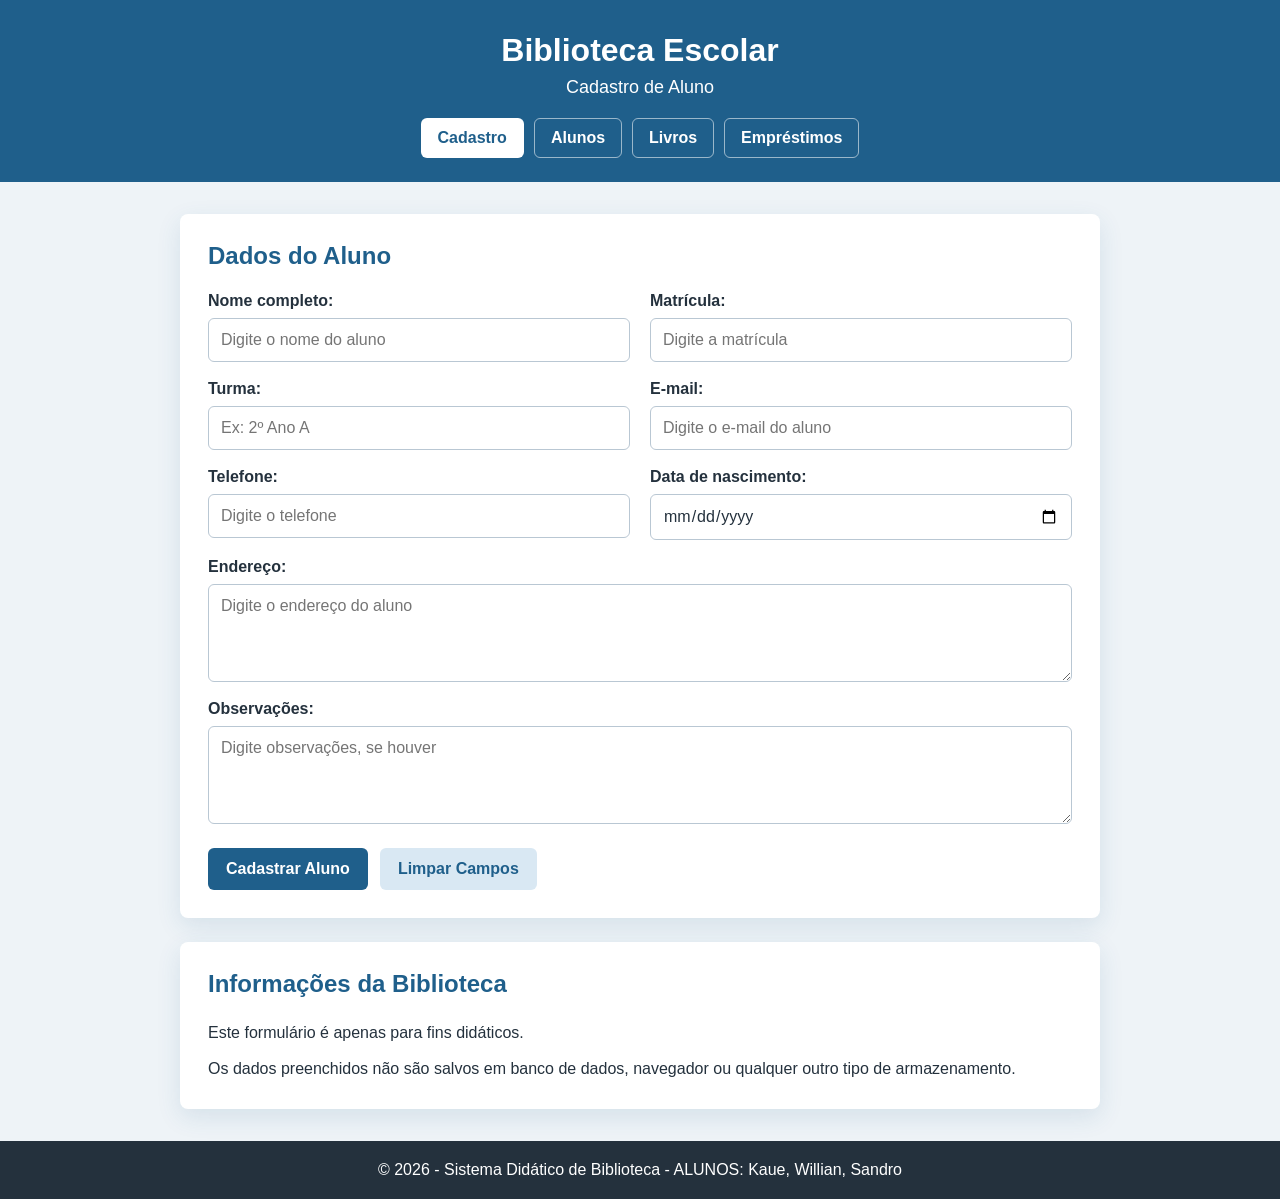
<file: index.html>
<!DOCTYPE html>
<html lang="pt-BR">
<head>
  <meta charset="UTF-8">
  <meta name="viewport" content="width=device-width, initial-scale=1.0">
  <title>Biblioteca - Cadastro de Aluno</title>
  <link rel="stylesheet" href="style.css">
</head>
<body>
  <header>
    <h1>Biblioteca Escolar</h1>
    <p>Cadastro de Aluno</p>
    <nav class="menu">
      <a href="index.html" class="ativo">Cadastro</a>
      <a href="alunos.html">Alunos</a>
      <a href="livros.html">Livros</a>
      <a href="emprestimos.html">Empréstimos</a>
    </nav>
  </header>

  <main>
    <section class="formulario">
      <h2>Dados do Aluno</h2>

      <form action="#" method="post">
        <div class="campo">
          <label for="nome">Nome completo:</label>
          <input type="text" id="nome" name="nome" placeholder="Digite o nome do aluno" required>
        </div>

        <div class="campo">
          <label for="matricula">Matrícula:</label>
          <input type="text" id="matricula" name="matricula" placeholder="Digite a matrícula" required>
        </div>

        <div class="campo">
          <label for="turma">Turma:</label>
          <input type="text" id="turma" name="turma" placeholder="Ex: 2º Ano A" required>
        </div>

        <div class="campo">
          <label for="email">E-mail:</label>
          <input type="email" id="email" name="email" placeholder="Digite o e-mail do aluno">
        </div>

        <div class="campo">
          <label for="telefone">Telefone:</label>
          <input type="tel" id="telefone" name="telefone" placeholder="Digite o telefone">
        </div>

        <div class="campo">
          <label for="data-nascimento">Data de nascimento:</label>
          <input type="date" id="data-nascimento" name="data-nascimento">
        </div>

        <div class="campo campo-completo">
          <label for="endereco">Endereço:</label>
          <textarea id="endereco" name="endereco" rows="4" placeholder="Digite o endereço do aluno"></textarea>
        </div>

        <div class="campo campo-completo">
          <label for="observacoes">Observações:</label>
          <textarea id="observacoes" name="observacoes" rows="4" placeholder="Digite observações, se houver"></textarea>
        </div>

        <div class="acoes">
          <button type="submit">Cadastrar Aluno</button>
          <button type="reset" class="botao-secundario">Limpar Campos</button>
        </div>
      </form>
    </section>

    <section class="informacoes">
      <h2>Informações da Biblioteca</h2>
      <p>Este formulário é apenas para fins didáticos.</p>
      <p>Os dados preenchidos não são salvos em banco de dados, navegador ou qualquer outro tipo de armazenamento.</p>
    </section>
  </main>

  <footer>
    <p>&copy; 2026 - Sistema Didático de Biblioteca - ALUNOS: Kaue, Willian, Sandro</p>
  </footer>

  <script src="script.js"></script>
</body>
</html>
</file>
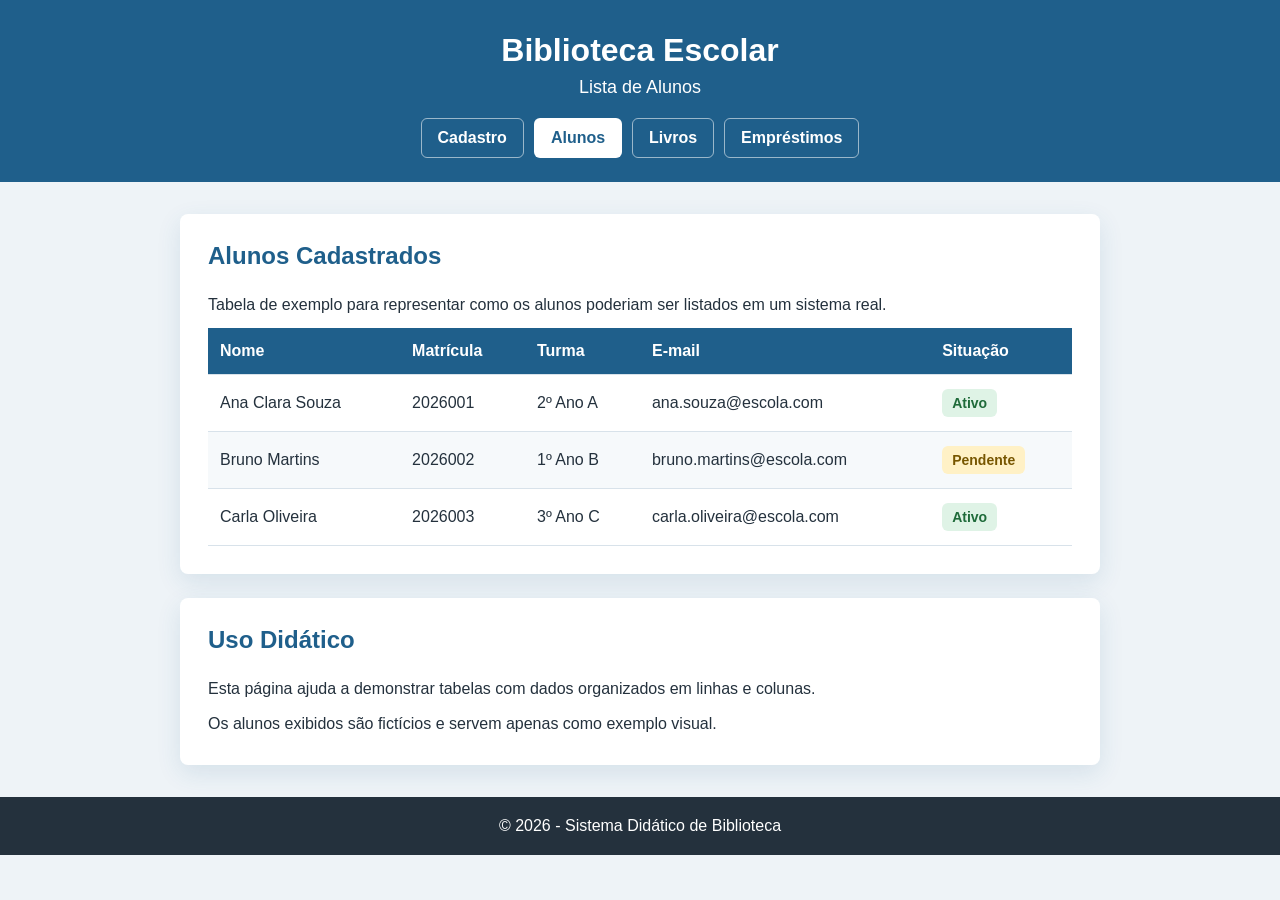
<file: alunos.html>
<!DOCTYPE html>
<html lang="pt-BR">
<head>
  <meta charset="UTF-8">
  <meta name="viewport" content="width=device-width, initial-scale=1.0">
  <title>Biblioteca - Alunos</title>
  <link rel="stylesheet" href="style.css">
</head>
<body>
  <header>
    <h1>Biblioteca Escolar</h1>
    <p>Lista de Alunos</p>
    <nav class="menu">
      <a href="index.html">Cadastro</a>
      <a href="alunos.html" class="ativo">Alunos</a>
      <a href="livros.html">Livros</a>
      <a href="emprestimos.html">Empréstimos</a>
    </nav>
  </header>

  <main>
    <section>
      <h2>Alunos Cadastrados</h2>
      <p class="texto-apoio">Tabela de exemplo para representar como os alunos poderiam ser listados em um sistema real.</p>

      <div class="tabela-responsiva">
        <table>
          <thead>
            <tr>
              <th>Nome</th>
              <th>Matrícula</th>
              <th>Turma</th>
              <th>E-mail</th>
              <th>Situação</th>
            </tr>
          </thead>
          <tbody>
            <tr>
              <td>Ana Clara Souza</td>
              <td>2026001</td>
              <td>2º Ano A</td>
              <td>ana.souza@escola.com</td>
              <td><span class="status disponivel">Ativo</span></td>
            </tr>
            <tr>
              <td>Bruno Martins</td>
              <td>2026002</td>
              <td>1º Ano B</td>
              <td>bruno.martins@escola.com</td>
              <td><span class="status reservado">Pendente</span></td>
            </tr>
            <tr>
              <td>Carla Oliveira</td>
              <td>2026003</td>
              <td>3º Ano C</td>
              <td>carla.oliveira@escola.com</td>
              <td><span class="status disponivel">Ativo</span></td>
            </tr>
          </tbody>
        </table>
      </div>
    </section>

    <section class="informacoes">
      <h2>Uso Didático</h2>
      <p>Esta página ajuda a demonstrar tabelas com dados organizados em linhas e colunas.</p>
      <p>Os alunos exibidos são fictícios e servem apenas como exemplo visual.</p>
    </section>
  </main>

  <footer>
    <p>&copy; 2026 - Sistema Didático de Biblioteca</p>
  </footer>
</body>
</html>
</file>
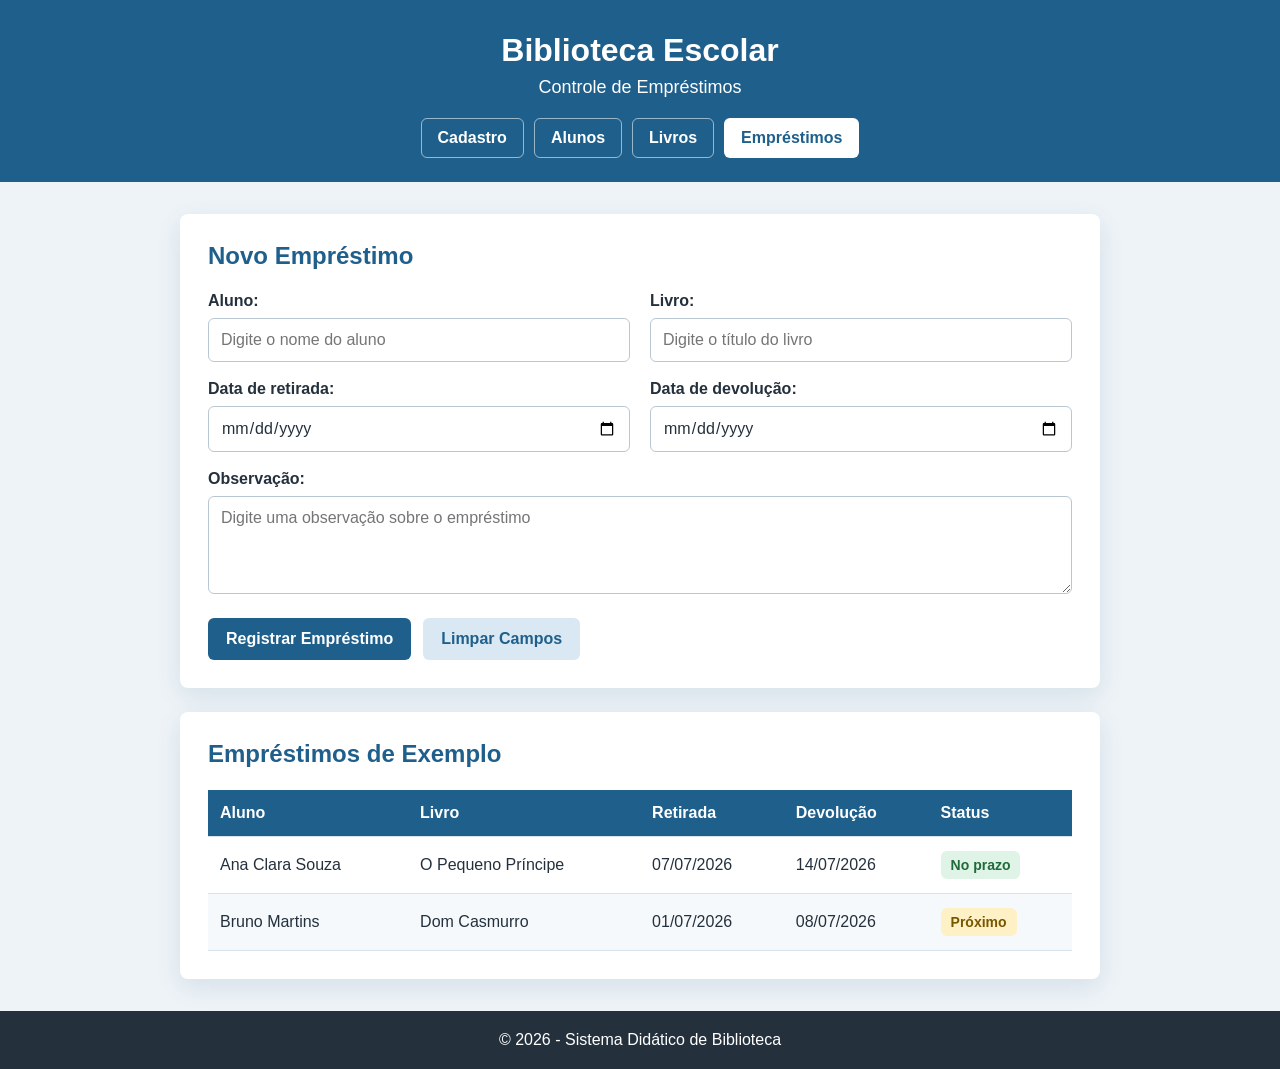
<file: emprestimos.html>
<!DOCTYPE html>
<html lang="pt-BR">
<head>
  <meta charset="UTF-8">
  <meta name="viewport" content="width=device-width, initial-scale=1.0">
  <title>Biblioteca - Empréstimos</title>
  <link rel="stylesheet" href="style.css">
</head>
<body>
  <header>
    <h1>Biblioteca Escolar</h1>
    <p>Controle de Empréstimos</p>
    <nav class="menu">
      <a href="index.html">Cadastro</a>
      <a href="alunos.html">Alunos</a>
      <a href="livros.html">Livros</a>
      <a href="emprestimos.html" class="ativo">Empréstimos</a>
    </nav>
  </header>

  <main>
    <section class="formulario">
      <h2>Novo Empréstimo</h2>

      <form action="#" method="post">
        <div class="campo">
          <label for="aluno">Aluno:</label>
          <input type="text" id="aluno" name="aluno" placeholder="Digite o nome do aluno" required>
        </div>

        <div class="campo">
          <label for="livro">Livro:</label>
          <input type="text" id="livro" name="livro" placeholder="Digite o título do livro" required>
        </div>

        <div class="campo">
          <label for="retirada">Data de retirada:</label>
          <input type="date" id="retirada" name="retirada" required>
        </div>

        <div class="campo">
          <label for="devolucao">Data de devolução:</label>
          <input type="date" id="devolucao" name="devolucao" required>
        </div>

        <div class="campo campo-completo">
          <label for="observacao-emprestimo">Observação:</label>
          <textarea id="observacao-emprestimo" name="observacao-emprestimo" rows="4" placeholder="Digite uma observação sobre o empréstimo"></textarea>
        </div>

        <div class="acoes">
          <button type="submit">Registrar Empréstimo</button>
          <button type="reset" class="botao-secundario">Limpar Campos</button>
        </div>
      </form>
    </section>

    <section>
      <h2>Empréstimos de Exemplo</h2>
      <div class="tabela-responsiva">
        <table>
          <thead>
            <tr>
              <th>Aluno</th>
              <th>Livro</th>
              <th>Retirada</th>
              <th>Devolução</th>
              <th>Status</th>
            </tr>
          </thead>
          <tbody>
            <tr>
              <td>Ana Clara Souza</td>
              <td>O Pequeno Príncipe</td>
              <td>07/07/2026</td>
              <td>14/07/2026</td>
              <td><span class="status disponivel">No prazo</span></td>
            </tr>
            <tr>
              <td>Bruno Martins</td>
              <td>Dom Casmurro</td>
              <td>01/07/2026</td>
              <td>08/07/2026</td>
              <td><span class="status reservado">Próximo</span></td>
            </tr>
          </tbody>
        </table>
      </div>
    </section>
  </main>

  <footer>
    <p>&copy; 2026 - Sistema Didático de Biblioteca</p>
  </footer>
</body>
</html>
</file>
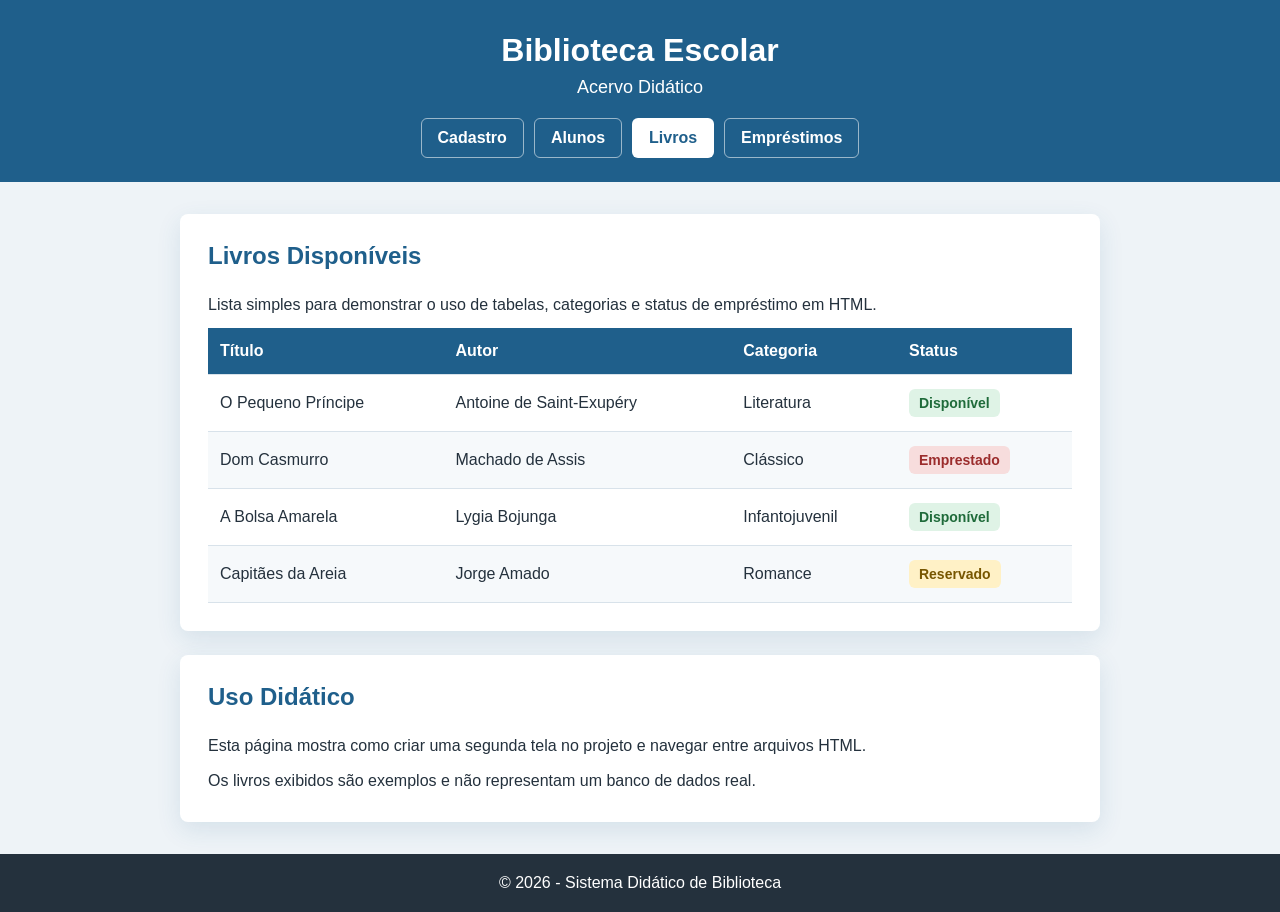
<file: livros.html>
<!DOCTYPE html>
<html lang="pt-BR">
<head>
  <meta charset="UTF-8">
  <meta name="viewport" content="width=device-width, initial-scale=1.0">
  <title>Biblioteca - Livros</title>
  <link rel="stylesheet" href="style.css">
</head>
<body>
  <header>
    <h1>Biblioteca Escolar</h1>
    <p>Acervo Didático</p>
    <nav class="menu">
      <a href="index.html">Cadastro</a>
      <a href="alunos.html">Alunos</a>
      <a href="livros.html" class="ativo">Livros</a>
      <a href="emprestimos.html">Empréstimos</a>
    </nav>
  </header>

  <main>
    <section>
      <h2>Livros Disponíveis</h2>
      <p class="texto-apoio">Lista simples para demonstrar o uso de tabelas, categorias e status de empréstimo em HTML.</p>

      <div class="tabela-responsiva">
        <table>
          <thead>
            <tr>
              <th>Título</th>
              <th>Autor</th>
              <th>Categoria</th>
              <th>Status</th>
            </tr>
          </thead>
          <tbody>
            <tr>
              <td>O Pequeno Príncipe</td>
              <td>Antoine de Saint-Exupéry</td>
              <td>Literatura</td>
              <td><span class="status disponivel">Disponível</span></td>
            </tr>
            <tr>
              <td>Dom Casmurro</td>
              <td>Machado de Assis</td>
              <td>Clássico</td>
              <td><span class="status emprestado">Emprestado</span></td>
            </tr>
            <tr>
              <td>A Bolsa Amarela</td>
              <td>Lygia Bojunga</td>
              <td>Infantojuvenil</td>
              <td><span class="status disponivel">Disponível</span></td>
            </tr>
            <tr>
              <td>Capitães da Areia</td>
              <td>Jorge Amado</td>
              <td>Romance</td>
              <td><span class="status reservado">Reservado</span></td>
            </tr>
          </tbody>
        </table>
      </div>
    </section>

    <section class="informacoes">
      <h2>Uso Didático</h2>
      <p>Esta página mostra como criar uma segunda tela no projeto e navegar entre arquivos HTML.</p>
      <p>Os livros exibidos são exemplos e não representam um banco de dados real.</p>
    </section>
  </main>

  <footer>
    <p>&copy; 2026 - Sistema Didático de Biblioteca</p>
  </footer>
</body>
</html>
</file>
<file: style.css>
* {
  box-sizing: border-box;
}

body {
  margin: 0;
  min-height: 100vh;
  font-family: Arial, Helvetica, sans-serif;
  color: #24313d;
  background: #eef3f7;
}

header {
  padding: 32px 20px 24px;
  text-align: center;
  color: #ffffff;
  background: #1f5f8b;
}

header h1 {
  margin: 0 0 8px;
  font-size: 32px;
}

header p {
  margin: 0;
  font-size: 18px;
}

.menu {
  display: flex;
  justify-content: center;
  flex-wrap: wrap;
  gap: 10px;
  margin-top: 20px;
}

.menu a {
  padding: 10px 16px;
  border: 1px solid rgba(255, 255, 255, 0.55);
  border-radius: 6px;
  color: #ffffff;
  font-weight: 700;
  text-decoration: none;
}

.menu a:hover,
.menu .ativo {
  color: #1f5f8b;
  background: #ffffff;
}

main {
  width: min(920px, calc(100% - 32px));
  margin: 32px auto;
}

section {
  margin-bottom: 24px;
  padding: 28px;
  border-radius: 8px;
  background: #ffffff;
  box-shadow: 0 8px 24px rgba(31, 95, 139, 0.12);
}

h2 {
  margin: 0 0 22px;
  color: #1f5f8b;
  font-size: 24px;
}

form {
  display: grid;
  grid-template-columns: repeat(2, minmax(0, 1fr));
  gap: 18px 20px;
}

.campo {
  display: flex;
  flex-direction: column;
  gap: 8px;
}

.campo-completo,
.acoes {
  grid-column: 1 / -1;
}

label {
  font-weight: 700;
}

input,
textarea {
  width: 100%;
  padding: 12px;
  border: 1px solid #b9c7d3;
  border-radius: 6px;
  font: inherit;
  color: #24313d;
  background: #ffffff;
}

textarea {
  resize: vertical;
}

input:focus,
textarea:focus {
  outline: 3px solid rgba(31, 95, 139, 0.18);
  border-color: #1f5f8b;
}

.acoes {
  display: flex;
  flex-wrap: wrap;
  gap: 12px;
  margin-top: 6px;
}

button {
  padding: 12px 18px;
  border: 0;
  border-radius: 6px;
  font: inherit;
  font-weight: 700;
  color: #ffffff;
  background: #1f5f8b;
  cursor: pointer;
}

button:hover {
  background: #17486a;
}

.botao-secundario {
  color: #1f5f8b;
  background: #d9e8f3;
}

.botao-secundario:hover {
  background: #c6dceb;
}

.texto-apoio,
.informacoes p {
  margin: 0 0 10px;
  line-height: 1.6;
}

.tabela-responsiva {
  overflow-x: auto;
}

table {
  width: 100%;
  border-collapse: collapse;
  min-width: 680px;
}

th,
td {
  padding: 14px 12px;
  border-bottom: 1px solid #d8e2ea;
  text-align: left;
}

th {
  color: #ffffff;
  background: #1f5f8b;
}

tr:nth-child(even) td {
  background: #f6f9fb;
}

.status {
  display: inline-block;
  padding: 6px 10px;
  border-radius: 6px;
  font-size: 14px;
  font-weight: 700;
}

.disponivel {
  color: #1f6b3a;
  background: #dff3e6;
}

.emprestado {
  color: #9b2c2c;
  background: #f7dddd;
}

.reservado {
  color: #775600;
  background: #fff1c6;
}

.informacoes p:last-child {
  margin-bottom: 0;
}

footer {
  padding: 20px;
  text-align: center;
  color: #ffffff;
  background: #24313d;
}

footer p {
  margin: 0;
}

@media (max-width: 700px) {
  header h1 {
    font-size: 26px;
  }

  main {
    margin: 20px auto;
  }

  section {
    padding: 22px;
  }

  form {
    grid-template-columns: 1fr;
  }
}
</file>
